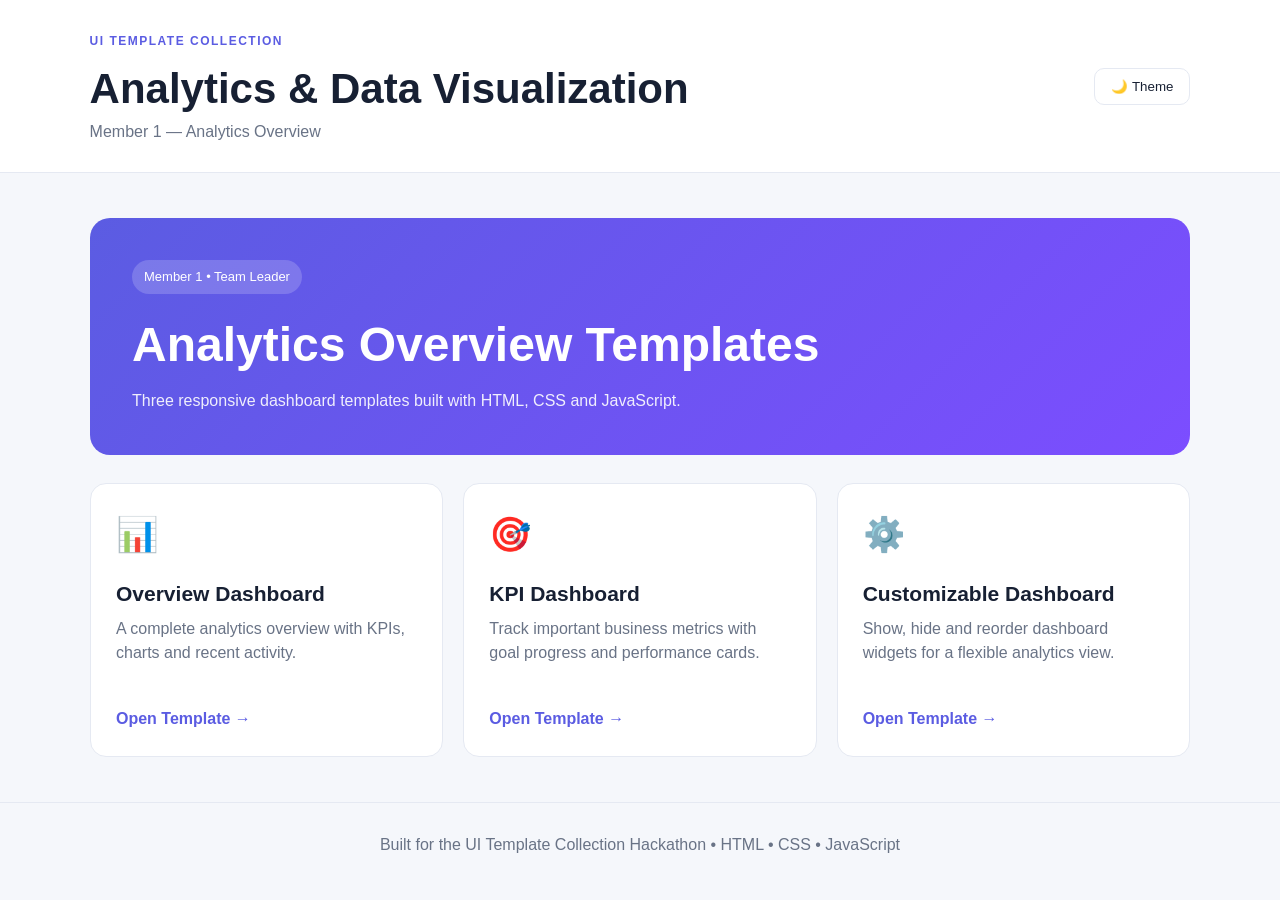
<file: index.html>
<!DOCTYPE html>
<html lang="en">
<head>
  <meta charset="UTF-8">
  <meta name="viewport" content="width=device-width, initial-scale=1.0">
  <title>Analytics UI Template Collection</title>
  <link rel="stylesheet" href="style.css">
</head>
<body>
  <header class="topbar">
    <div>
      <span class="eyebrow">UI TEMPLATE COLLECTION</span>
      <h1>Analytics & Data Visualization</h1>
      <p>Member 1 — Analytics Overview</p>
    </div>
    <button class="theme-btn" id="themeBtn">🌙 Theme</button>
  </header>

  <main class="container">
    <section class="hero">
      <div>
        <span class="badge">Member 1 • Team Leader</span>
        <h2>Analytics Overview Templates</h2>
        <p>Three responsive dashboard templates built with HTML, CSS and JavaScript.</p>
      </div>
    </section>

    <section class="template-grid">
      <a class="template-card" href="templates/overview-dashboard/index.html">
        <span class="card-icon">📊</span>
        <h3>Overview Dashboard</h3>
        <p>A complete analytics overview with KPIs, charts and recent activity.</p>
        <span class="open-link">Open Template →</span>
      </a>

      <a class="template-card" href="templates/kpi-dashboard/index.html">
        <span class="card-icon">🎯</span>
        <h3>KPI Dashboard</h3>
        <p>Track important business metrics with goal progress and performance cards.</p>
        <span class="open-link">Open Template →</span>
      </a>

      <a class="template-card" href="templates/customizable-dashboard/index.html">
        <span class="card-icon">⚙️</span>
        <h3>Customizable Dashboard</h3>
        <p>Show, hide and reorder dashboard widgets for a flexible analytics view.</p>
        <span class="open-link">Open Template →</span>
      </a>
    </section>
  </main>

  <footer>
    <p>Built for the UI Template Collection Hackathon • HTML • CSS • JavaScript</p>
  </footer>

  <script src="script.js"></script>
</body>
</html>
</file>
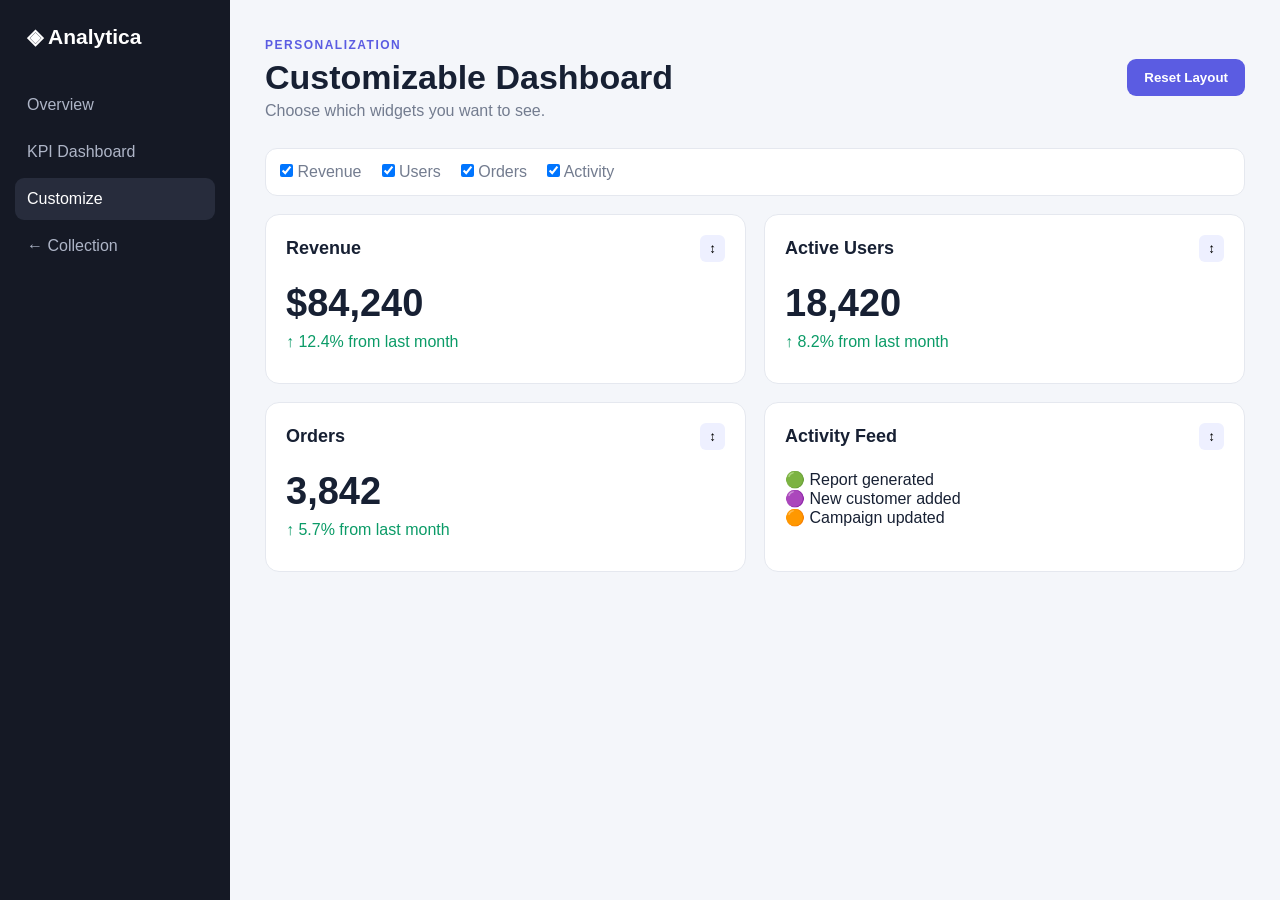
<file: templates/customizable-dashboard/index.html>
<!DOCTYPE html>
<html lang="en">
<head>
  <meta charset="UTF-8">
  <meta name="viewport" content="width=device-width, initial-scale=1.0">
  <title>Customizable Dashboard</title>
  <link rel="stylesheet" href="../../shared-dashboard.css">
</head>
<body>
  <aside class="sidebar">
    <div class="logo">◈ Analytica</div>
    <a href="../overview-dashboard/index.html">Overview</a>
    <a href="../kpi-dashboard/index.html">KPI Dashboard</a>
    <a class="active" href="#">Customize</a>
    <a href="../../index.html">← Collection</a>
  </aside>

  <main class="main">
    <header class="page-header">
      <div><span class="eyebrow">PERSONALIZATION</span><h1>Customizable Dashboard</h1><p>Choose which widgets you want to see.</p></div>
      <button class="primary-btn" id="resetBtn">Reset Layout</button>
    </header>

    <div class="toolbar">
      <label><input type="checkbox" checked data-widget="revenue"> Revenue</label>
      <label><input type="checkbox" checked data-widget="users"> Users</label>
      <label><input type="checkbox" checked data-widget="orders"> Orders</label>
      <label><input type="checkbox" checked data-widget="activity"> Activity</label>
    </div>

    <section class="custom-grid" id="widgetArea">
      <article class="panel widget" data-widget-id="revenue"><div class="panel-head"><h2>Revenue</h2><button class="drag">↕</button></div><strong class="big-number">$84,240</strong><p class="up">↑ 12.4% from last month</p></article>
      <article class="panel widget" data-widget-id="users"><div class="panel-head"><h2>Active Users</h2><button class="drag">↕</button></div><strong class="big-number">18,420</strong><p class="up">↑ 8.2% from last month</p></article>
      <article class="panel widget" data-widget-id="orders"><div class="panel-head"><h2>Orders</h2><button class="drag">↕</button></div><strong class="big-number">3,842</strong><p class="up">↑ 5.7% from last month</p></article>
      <article class="panel widget" data-widget-id="activity"><div class="panel-head"><h2>Activity Feed</h2><button class="drag">↕</button></div><p>🟢 Report generated</p><p>🟣 New customer added</p><p>🟠 Campaign updated</p></article>
    </section>
  </main>
  <script src="../../shared-dashboard.js"></script>
  <script>
    const checks = document.querySelectorAll("[data-widget]");
    const widgets = document.querySelectorAll(".widget");

    checks.forEach(check => {
      check.addEventListener("change", () => {
        const item = document.querySelector('[data-widget-id="' + check.dataset.widget + '"]');
        item.style.display = check.checked ? "block" : "none";
      });
    });

    document.getElementById("resetBtn").addEventListener("click", () => {
      checks.forEach(check => check.checked = true);
      widgets.forEach(widget => widget.style.display = "block");
    });
  </script>
</body>
</html>
</file>
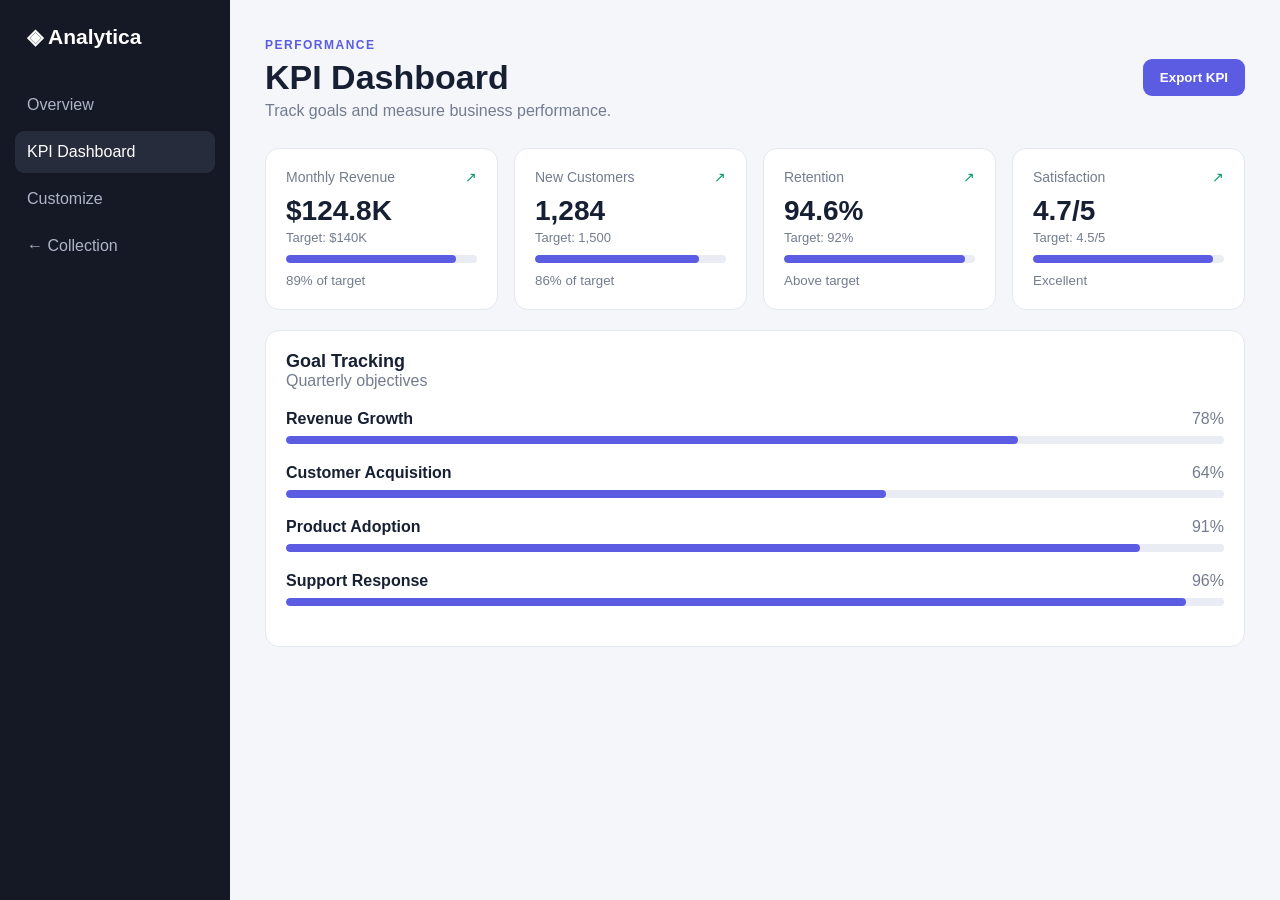
<file: templates/kpi-dashboard/index.html>
<!DOCTYPE html>
<html lang="en">
<head>
  <meta charset="UTF-8">
  <meta name="viewport" content="width=device-width, initial-scale=1.0">
  <title>KPI Dashboard</title>
  <link rel="stylesheet" href="../../shared-dashboard.css">
</head>
<body>
  <aside class="sidebar">
    <div class="logo">◈ Analytica</div>
    <a href="../overview-dashboard/index.html">Overview</a>
    <a class="active" href="#">KPI Dashboard</a>
    <a href="../customizable-dashboard/index.html">Customize</a>
    <a href="../../index.html">← Collection</a>
  </aside>

  <main class="main">
    <header class="page-header">
      <div><span class="eyebrow">PERFORMANCE</span><h1>KPI Dashboard</h1><p>Track goals and measure business performance.</p></div>
      <button class="primary-btn" onclick="showMessage()">Export KPI</button>
    </header>

    <section class="kpi-grid">
      <article class="kpi-card"><div class="kpi-title">Monthly Revenue <span>↗</span></div><strong>$124.8K</strong><p>Target: $140K</p><div class="progress"><i style="width:89%"></i></div><small>89% of target</small></article>
      <article class="kpi-card"><div class="kpi-title">New Customers <span>↗</span></div><strong>1,284</strong><p>Target: 1,500</p><div class="progress"><i style="width:86%"></i></div><small>86% of target</small></article>
      <article class="kpi-card"><div class="kpi-title">Retention <span>↗</span></div><strong>94.6%</strong><p>Target: 92%</p><div class="progress"><i style="width:95%"></i></div><small>Above target</small></article>
      <article class="kpi-card"><div class="kpi-title">Satisfaction <span>↗</span></div><strong>4.7/5</strong><p>Target: 4.5/5</p><div class="progress"><i style="width:94%"></i></div><small>Excellent</small></article>
    </section>

    <section class="panel">
      <div class="panel-head"><div><h2>Goal Tracking</h2><p>Quarterly objectives</p></div></div>
      <div class="goal"><div><b>Revenue Growth</b><span>78%</span></div><div class="progress"><i style="width:78%"></i></div></div>
      <div class="goal"><div><b>Customer Acquisition</b><span>64%</span></div><div class="progress"><i style="width:64%"></i></div></div>
      <div class="goal"><div><b>Product Adoption</b><span>91%</span></div><div class="progress"><i style="width:91%"></i></div></div>
      <div class="goal"><div><b>Support Response</b><span>96%</span></div><div class="progress"><i style="width:96%"></i></div></div>
    </section>
  </main>
  <script src="../../shared-dashboard.js"></script>
</body>
</html>
</file>
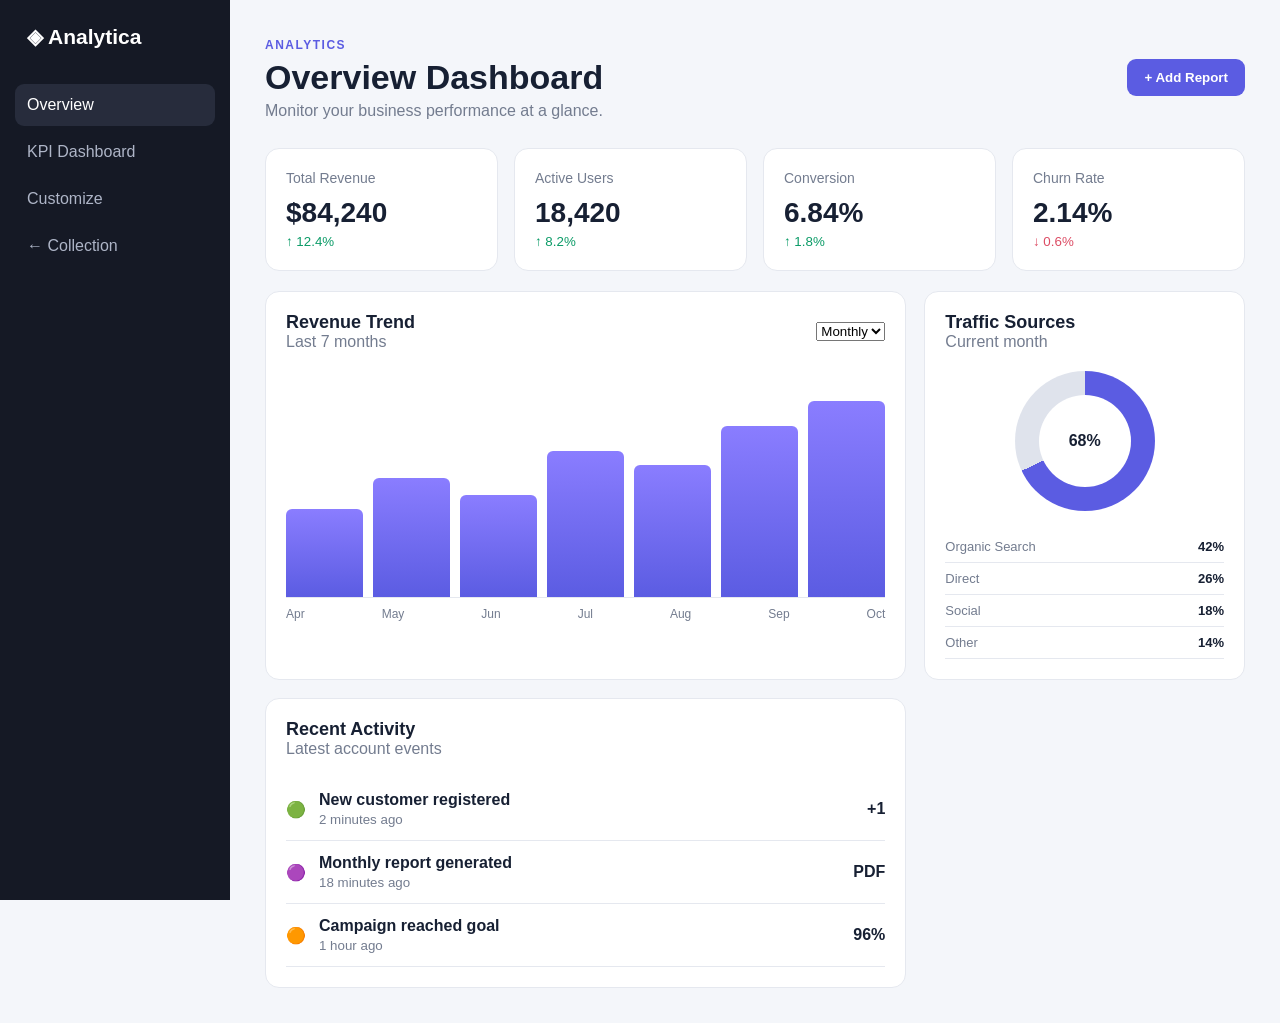
<file: templates/overview-dashboard/index.html>
<!DOCTYPE html>
<html lang="en">
<head>
  <meta charset="UTF-8">
  <meta name="viewport" content="width=device-width, initial-scale=1.0">
  <title>Overview Dashboard</title>
  <link rel="stylesheet" href="../../shared-dashboard.css">
</head>
<body>
  <aside class="sidebar">
    <div class="logo">◈ Analytica</div>
    <a class="active" href="#">Overview</a>
    <a href="../kpi-dashboard/index.html">KPI Dashboard</a>
    <a href="../customizable-dashboard/index.html">Customize</a>
    <a href="../../index.html">← Collection</a>
  </aside>

  <main class="main">
    <header class="page-header">
      <div>
        <span class="eyebrow">ANALYTICS</span>
        <h1>Overview Dashboard</h1>
        <p>Monitor your business performance at a glance.</p>
      </div>
      <button class="primary-btn" onclick="showMessage()">+ Add Report</button>
    </header>

    <section class="stats">
      <article class="stat-card">
        <span>Total Revenue</span><strong>$84,240</strong><small class="up">↑ 12.4%</small>
      </article>
      <article class="stat-card">
        <span>Active Users</span><strong>18,420</strong><small class="up">↑ 8.2%</small>
      </article>
      <article class="stat-card">
        <span>Conversion</span><strong>6.84%</strong><small class="up">↑ 1.8%</small>
      </article>
      <article class="stat-card">
        <span>Churn Rate</span><strong>2.14%</strong><small class="down">↓ 0.6%</small>
      </article>
    </section>

    <section class="dashboard-grid">
      <article class="panel wide">
        <div class="panel-head">
          <div><h2>Revenue Trend</h2><p>Last 7 months</p></div>
          <select id="period">
            <option>Monthly</option><option>Weekly</option>
          </select>
        </div>
        <div class="chart">
          <div class="bars">
            <i style="height:42%"></i><i style="height:57%"></i><i style="height:49%"></i>
            <i style="height:70%"></i><i style="height:63%"></i><i style="height:82%"></i><i style="height:94%"></i>
          </div>
          <div class="labels"><span>Apr</span><span>May</span><span>Jun</span><span>Jul</span><span>Aug</span><span>Sep</span><span>Oct</span></div>
        </div>
      </article>

      <article class="panel">
        <div class="panel-head"><div><h2>Traffic Sources</h2><p>Current month</p></div></div>
        <div class="donut"><span>68%</span></div>
        <ul class="legend">
          <li><span>Organic Search</span><b>42%</b></li>
          <li><span>Direct</span><b>26%</b></li>
          <li><span>Social</span><b>18%</b></li>
          <li><span>Other</span><b>14%</b></li>
        </ul>
      </article>

      <article class="panel wide">
        <div class="panel-head"><div><h2>Recent Activity</h2><p>Latest account events</p></div></div>
        <div class="activity"><span>🟢</span><div><b>New customer registered</b><small>2 minutes ago</small></div><strong>+1</strong></div>
        <div class="activity"><span>🟣</span><div><b>Monthly report generated</b><small>18 minutes ago</small></div><strong>PDF</strong></div>
        <div class="activity"><span>🟠</span><div><b>Campaign reached goal</b><small>1 hour ago</small></div><strong>96%</strong></div>
      </article>
    </section>
  </main>
  <script src="../../shared-dashboard.js"></script>
</body>
</html>
</file>
<file: style.css>
* {
  box-sizing: border-box;
  margin: 0;
  padding: 0;
}

:root {
  --bg: #f5f7fb;
  --card: #ffffff;
  --text: #172033;
  --muted: #697386;
  --border: #e5e9f2;
  --primary: #5b5ce2;
  --primary-light: #eef0ff;
}

body.dark {
  --bg: #10131a;
  --card: #191d27;
  --text: #f4f6fb;
  --muted: #a9b0bf;
  --border: #2a3040;
  --primary-light: #252944;
}

body {
  font-family: Arial, Helvetica, sans-serif;
  background: var(--bg);
  color: var(--text);
  line-height: 1.5;
  transition: 0.2s;
}

.topbar {
  background: var(--card);
  border-bottom: 1px solid var(--border);
  padding: 28px 7%;
  display: flex;
  justify-content: space-between;
  align-items: center;
  gap: 20px;
}

.eyebrow {
  font-size: 12px;
  font-weight: bold;
  color: var(--primary);
  letter-spacing: 1.5px;
}

h1 {
  margin-top: 5px;
  font-size: clamp(26px, 4vw, 42px);
}

.topbar p {
  color: var(--muted);
}

.theme-btn {
  border: 1px solid var(--border);
  background: var(--card);
  color: var(--text);
  padding: 10px 16px;
  border-radius: 10px;
  cursor: pointer;
}

.container {
  width: min(1100px, 90%);
  margin: 45px auto;
}

.hero {
  background: linear-gradient(135deg, #5b5ce2, #7c4dff);
  color: white;
  padding: 42px;
  border-radius: 20px;
  margin-bottom: 28px;
}

.badge {
  display: inline-block;
  background: rgba(255,255,255,0.18);
  padding: 7px 12px;
  border-radius: 20px;
  font-size: 13px;
}

.hero h2 {
  font-size: clamp(28px, 5vw, 48px);
  margin: 15px 0 8px;
}

.hero p {
  opacity: 0.9;
}

.template-grid {
  display: grid;
  grid-template-columns: repeat(3, 1fr);
  gap: 20px;
}

.template-card {
  display: block;
  text-decoration: none;
  color: var(--text);
  background: var(--card);
  border: 1px solid var(--border);
  border-radius: 16px;
  padding: 25px;
  min-height: 250px;
  transition: transform 0.2s, box-shadow 0.2s;
}

.template-card:hover {
  transform: translateY(-5px);
  box-shadow: 0 12px 30px rgba(30, 35, 70, 0.12);
}

.card-icon {
  font-size: 34px;
}

.template-card h3 {
  margin: 18px 0 8px;
  font-size: 21px;
}

.template-card p {
  color: var(--muted);
  min-height: 72px;
}

.open-link {
  display: inline-block;
  margin-top: 18px;
  color: var(--primary);
  font-weight: bold;
}

footer {
  text-align: center;
  color: var(--muted);
  padding: 30px;
  border-top: 1px solid var(--border);
}

@media (max-width: 850px) {
  .template-grid {
    grid-template-columns: 1fr;
  }

  .topbar {
    align-items: flex-start;
    flex-direction: column;
  }
}
</file>
<file: shared-dashboard.css>
* { box-sizing: border-box; margin: 0; padding: 0; }

:root {
  --bg: #f4f6fa;
  --card: #ffffff;
  --text: #172033;
  --muted: #737c8f;
  --border: #e5e8ef;
  --primary: #5b5ce2;
  --primary-light: #eef0ff;
  --green: #0b9b67;
  --red: #dc4c64;
}

body {
  font-family: Arial, Helvetica, sans-serif;
  background: var(--bg);
  color: var(--text);
  display: flex;
  min-height: 100vh;
}

.sidebar {
  width: 230px;
  background: #151925;
  color: white;
  padding: 25px 15px;
  position: fixed;
  height: 100vh;
}

.logo {
  font-size: 21px;
  font-weight: bold;
  padding: 0 12px 30px;
}

.sidebar a {
  display: block;
  color: #aeb5c7;
  text-decoration: none;
  padding: 12px;
  border-radius: 9px;
  margin: 5px 0;
}

.sidebar a:hover, .sidebar a.active {
  background: #272c3c;
  color: white;
}

.main {
  margin-left: 230px;
  width: calc(100% - 230px);
  padding: 35px;
  max-width: 1500px;
}

.page-header {
  display: flex;
  justify-content: space-between;
  align-items: center;
  gap: 20px;
  margin-bottom: 28px;
}

.eyebrow {
  color: var(--primary);
  font-weight: bold;
  font-size: 12px;
  letter-spacing: 1.5px;
}

h1 { font-size: 34px; margin: 5px 0; }
.page-header p, .panel-head p { color: var(--muted); }

.primary-btn {
  border: 0;
  background: var(--primary);
  color: white;
  padding: 11px 17px;
  border-radius: 9px;
  cursor: pointer;
  font-weight: bold;
}

.stats, .kpi-grid {
  display: grid;
  grid-template-columns: repeat(4, 1fr);
  gap: 16px;
  margin-bottom: 20px;
}

.stat-card, .kpi-card, .panel {
  background: var(--card);
  border: 1px solid var(--border);
  border-radius: 14px;
  padding: 20px;
}

.stat-card span, .kpi-title { color: var(--muted); font-size: 14px; }
.stat-card strong, .kpi-card strong { display: block; font-size: 28px; margin: 10px 0 3px; }
.up { color: var(--green) !important; }
.down { color: var(--red) !important; }

.dashboard-grid {
  display: grid;
  grid-template-columns: 2fr 1fr;
  gap: 18px;
}

.wide { grid-column: span 1; }

.panel-head {
  display: flex;
  justify-content: space-between;
  align-items: center;
  margin-bottom: 20px;
}

.panel-head h2 { font-size: 18px; }

.chart { height: 250px; display: flex; flex-direction: column; justify-content: flex-end; }
.bars { height: 210px; display: flex; align-items: end; gap: 10px; border-bottom: 1px solid var(--border); }
.bars i {
  flex: 1;
  background: linear-gradient(to top, var(--primary), #8a7dff);
  border-radius: 6px 6px 0 0;
}
.labels { display: flex; justify-content: space-between; color: var(--muted); font-size: 12px; padding-top: 9px; }

.donut {
  width: 140px;
  height: 140px;
  margin: 10px auto 20px;
  border-radius: 50%;
  background: conic-gradient(var(--primary) 0 68%, #dfe3ec 68% 100%);
  display: grid;
  place-items: center;
}
.donut::after {
  content: "";
  width: 92px;
  height: 92px;
  background: var(--card);
  border-radius: 50%;
  grid-area: 1 / 1;
}
.donut span { grid-area: 1 / 1; z-index: 1; font-weight: bold; }

.legend { list-style: none; }
.legend li { display: flex; justify-content: space-between; padding: 8px 0; border-bottom: 1px solid var(--border); font-size: 13px; }
.legend li span { color: var(--muted); }

.activity {
  display: flex;
  align-items: center;
  gap: 13px;
  padding: 13px 0;
  border-bottom: 1px solid var(--border);
}
.activity div { flex: 1; }
.activity small { display: block; color: var(--muted); margin-top: 3px; }

.kpi-title { display: flex; justify-content: space-between; }
.kpi-title span { color: var(--green); }
.kpi-card p { color: var(--muted); font-size: 13px; margin-bottom: 10px; }
.kpi-card small { color: var(--muted); }

.progress { background: #e9ecf3; height: 8px; border-radius: 20px; overflow: hidden; margin: 8px 0; }
.progress i { display: block; height: 100%; background: var(--primary); border-radius: 20px; }

.goal { margin: 20px 0; }
.goal > div:first-child { display: flex; justify-content: space-between; margin-bottom: 7px; }
.goal span { color: var(--muted); }

.toolbar {
  background: var(--card);
  border: 1px solid var(--border);
  padding: 14px;
  border-radius: 12px;
  display: flex;
  gap: 20px;
  flex-wrap: wrap;
  margin-bottom: 18px;
}
.toolbar label { color: var(--muted); cursor: pointer; }

.custom-grid {
  display: grid;
  grid-template-columns: repeat(2, 1fr);
  gap: 18px;
}
.widget { min-height: 170px; }
.drag { border: 0; background: var(--primary-light); padding: 6px 9px; border-radius: 6px; cursor: pointer; }
.big-number { display: block; font-size: 38px; margin: 20px 0 8px; }

@media (max-width: 1050px) {
  .stats, .kpi-grid { grid-template-columns: repeat(2, 1fr); }
  .dashboard-grid { grid-template-columns: 1fr; }
}

@media (max-width: 700px) {
  .sidebar { width: 100%; height: auto; position: relative; }
  .sidebar a { display: inline-block; }
  body { display: block; }
  .main { margin-left: 0; width: 100%; padding: 20px; }
  .page-header { align-items: flex-start; flex-direction: column; }
  .stats, .kpi-grid, .custom-grid { grid-template-columns: 1fr; }
}
</file>
